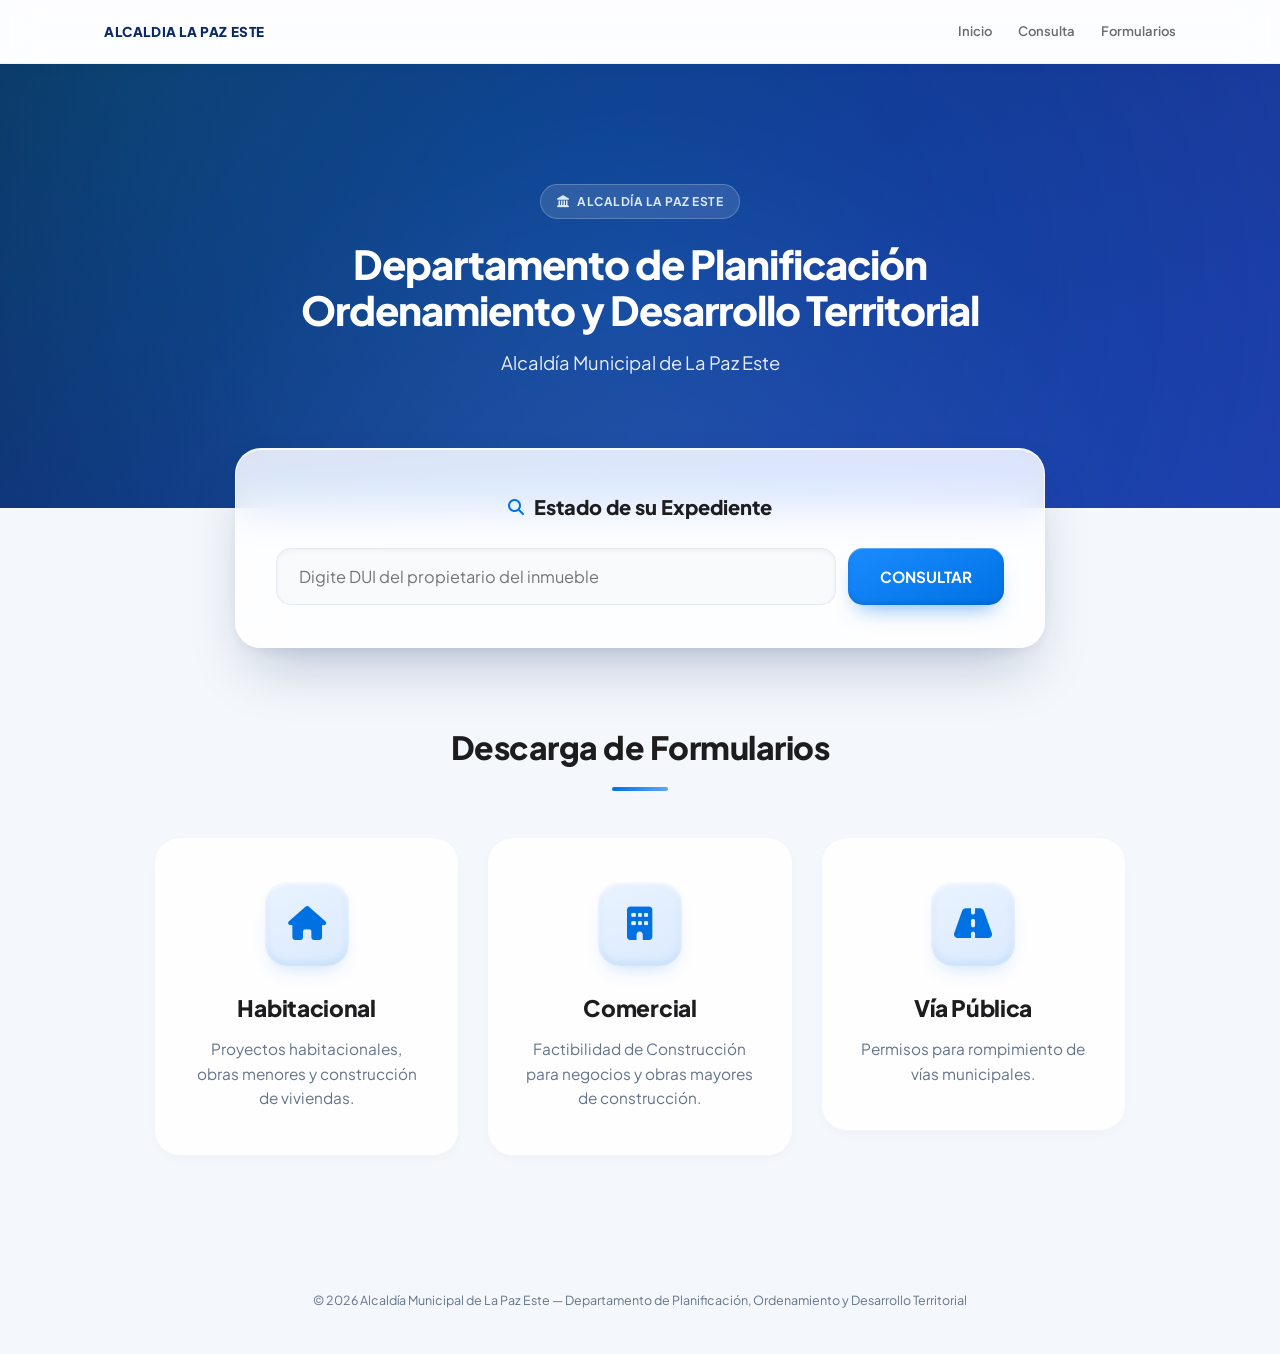
<file: index.html>
<!DOCTYPE html>
<html lang="es">
<head>
  <meta charset="UTF-8">
  <meta name="viewport" content="width=device-width, initial-scale=1">
  <title>Portal Ciudadano — Alcaldía La Paz Este</title>
  <link href="https://fonts.googleapis.com/css2?family=Plus+Jakarta+Sans:wght@300;400;500;600;700;800&display=swap" rel="stylesheet">
  <link rel="stylesheet" href="https://cdnjs.cloudflare.com/ajax/libs/font-awesome/6.4.0/css/all.min.css">
  <link rel="stylesheet" href="styles.css">
</head>
<body>

<div class="top-loader" id="top-loader"><div class="top-loader-bar"></div></div>

<nav>
  <div class="nav-content">
    <div class="logo-text">ALCALDIA LA PAZ ESTE</div>
    <div class="nav-links">
      <a onclick="window.scrollTo({top: 0, behavior: 'smooth'})">Inicio</a>
      <a onclick="document.getElementById('consulta').scrollIntoView({behavior:'smooth'})">Consulta</a>
      <a onclick="document.getElementById('tramites').scrollIntoView({behavior:'smooth'})">Formularios</a>
     
    </div>
  </div>
</nav>

<section class="hero" id="inicio">
  <div class="hero-content">
    <span class="hero-badge"><i class="fas fa-landmark"></i> Alcaldía La Paz Este</span>
    <h2>Departamento de Planificación Ordenamiento y Desarrollo Territorial</h2>
    <p>Alcaldía Municipal de La Paz Este</p>
  </div>
</section>

<div class="search-section" id="consulta">
  <div class="search-card">
    <h3 style="text-align: center; font-size: 1.25rem; font-weight: 800;"><i class="fas fa-magnifying-glass" style="color:var(--accent); font-size:1rem;"></i> Estado de su Expediente</h3>
    <div id="criterio-wrap" style="display:none; margin-bottom:12px;">
      <label style="font-size:.8rem; color:var(--text-muted, #6b7280); font-weight:600; display:block; margin-bottom:6px;">Buscar por:</label>
      <select id="criterioBusqueda" style="width:100%; padding:12px; border-radius:12px; border:1.5px solid #e2e8f0; font-size:.9rem; background:#fff;"></select>
    </div>
    <div class="search-group">
      <input type="text" id="expId" placeholder="Digite DUI del propietario del inmueble">
      <button class="btn-search" onclick="consultar()">CONSULTAR</button>
    </div>
    <div id="res-box"></div>
  </div>
</div>

<div class="search-section" id="calculadora-section" style="display:none;">
  <div class="search-card">
    <h3 style="text-align: center; font-size: 1.25rem; font-weight: 800;"><i class="fas fa-calculator" style="color:var(--accent); font-size:1rem;"></i> Calculadora de Estimado</h3>
    <p style="text-align:center; color:var(--text-muted, #6b7280); font-size:.85rem; margin-top:-8px;">Una idea aproximada de cuánto pagaría por su trámite.</p>

    <div id="calc-filas"></div>
    <button type="button" onclick="_calcAgregarFila()" style="background:none; border:1.5px dashed var(--accent); color:var(--accent); border-radius:12px; padding:10px; width:100%; font-weight:700; cursor:pointer; margin-top:8px;">+ Agregar otro concepto</button>

    <div style="display:flex; gap:8px; margin-top:18px;">
      <div style="flex:1; min-width:0;">
        <label style="font-size:.76rem; color:var(--text-muted, #6b7280); font-weight:600; display:block; margin-bottom:5px;">Zona</label>
        <select id="calc-zona" class="calc-campo">
          <option value="">Seleccione...</option>
          <option value="URBANA">Urbana</option>
          <option value="RURAL">Rural</option>
          <option value="N/A">No aplica</option>
        </select>
      </div>
      <div style="flex:1; min-width:0;">
        <label style="font-size:.76rem; color:var(--text-muted, #6b7280); font-weight:600; display:block; margin-bottom:5px;">Persona</label>
        <select id="calc-tipoPersona" class="calc-campo">
          <option value="NATURAL" selected>Natural</option>
          <option value="JURIDICA">Jurídica</option>
          <option value="N/A">No aplica</option>
        </select>
      </div>
    </div>
    <div style="margin-top:12px;">
      <label style="font-size:.76rem; color:var(--text-muted, #6b7280); font-weight:600; display:block; margin-bottom:5px;">Monto del presupuesto ($)</label>
      <input type="number" min="0" step="any" id="calc-monto" placeholder="0.00" class="calc-campo" style="width:100%;">
    </div>

    <button class="btn-search" style="width:100%; margin-top:16px; justify-content:center;" onclick="_calcCalcular()">CALCULAR ESTIMADO</button>

    <div id="calc-resultado" style="display:none; margin-top:20px;"></div>

    <div style="margin-top:18px; padding:14px; background:#fef9c3; border-radius:12px; display:flex; gap:10px; align-items:flex-start;">
      <i class="fas fa-triangle-exclamation" style="color:#a16207; margin-top:2px;"></i>
      <p style="font-size:.8rem; color:#a16207; line-height:1.5; margin:0;"><strong>Esto es solo un estimado.</strong> El monto real se calcula hasta que se presenta la documentación completa del trámite, y puede variar según la revisión técnica.</p>
    </div>
  </div>
</div>

<div class="section-container" id="tramites">
  <div class="section-title">
    <h3>Descarga de Formularios</h3>
    <div class="divider"></div>
  </div>

  <div class="folder-grid">
    <div class="folder-card" onclick="openFolder('habitacional')">
      <div class="folder-icon-main"><i class="fas fa-home"></i></div>
      <h4>Habitacional</h4>
      <p>Proyectos habitacionales, obras menores y construcción de viviendas.</p>
    </div>

    <div class="folder-card" onclick="openFolder('comercial')">
      <div class="folder-icon-main"><i class="fas fa-building"></i></div>
      <h4>Comercial</h4>
      <p>Factibilidad de Construcción para negocios y obras mayores de construcción.</p>
    </div>

    <a href="https://drive.google.com/uc?export=download&id=1csumbIDoq47iIernN1nEFVQwGYc3gjHV" target="_blank" style="text-decoration: none;">
      <div class="folder-card">
        <div class="folder-icon-main"><i class="fas fa-road"></i></div>
        <h4 style="color: var(--primary);">Vía Pública</h4>
        <p>Permisos para rompimiento de vías municipales.</p>
      </div>
    </a>
  </div>
</div>

<footer>© <span id="anio-footer"></span> Alcaldía Municipal de La Paz Este — Departamento de Planificación, Ordenamiento y Desarrollo Territorial</footer>

<div class="modal-overlay" id="modal-habitacional" onclick="closeFolder(event)">
  <div class="modal-content">
    <button type="button" class="modal-close" onclick="document.getElementById('modal-habitacional').classList.remove('active')">
      <svg width="16" height="16" viewBox="0 0 24 24" fill="none" stroke="currentColor" stroke-width="2.5" stroke-linecap="round"><line x1="18" y1="6" x2="6" y2="18"></line><line x1="6" y1="6" x2="18" y2="18"></line></svg>
    </button>
    <h4 style="margin-bottom: 8px; font-size: 1.5rem;">Trámites Habitacionales</h4>
    <p style="color:var(--text-muted); font-size: 0.95rem; margin-bottom: 22px;">Seleccione el formulario adecuado:</p>
    <a href="https://drive.google.com/uc?export=download&id=1Fzm1oy9GY7SryM-g1gGGRpaxwUGTgwrC" target="_blank" class="dl-item">
      <i class="fas fa-file-pdf"></i>
      <div><span>Obra Menor</span><small>Proyectos hasta 125 m².</small></div>
    </a>
    <a href="https://drive.google.com/uc?export=download&id=1et0m85PU-oY4r5fD5tPlBu3runZ3P_qt" target="_blank" class="dl-item">
      <i class="fas fa-file-pdf"></i>
      <div><span>Obra Mayor</span><small>Proyectos mayores a 125 m².</small></div>
    </a>
  </div>
</div>

<div class="modal-overlay" id="modal-comercial" onclick="closeFolder(event)">
  <div class="modal-content">
    <button type="button" class="modal-close" onclick="document.getElementById('modal-comercial').classList.remove('active')">
      <svg width="16" height="16" viewBox="0 0 24 24" fill="none" stroke="currentColor" stroke-width="2.5" stroke-linecap="round"><line x1="18" y1="6" x2="6" y2="18"></line><line x1="6" y1="6" x2="18" y2="18"></line></svg>
    </button>
    <h4 style="margin-bottom: 8px; font-size: 1.5rem;">Trámites Comerciales</h4>
    <p style="color:var(--text-muted); font-size: 0.95rem; margin-bottom: 22px;">Documentos para negocios:</p>
    <a href="https://drive.google.com/uc?export=download&id=1s3sobX7qcgeybkl1eqBleQdCbvAu9h91" target="_blank" class="dl-item">
      <i class="fas fa-file-signature"></i>
      <div><span>Factibilidad de Construcción</span><small>Formulario para factibilidades de construcción.</small></div>
    </a>
    <a href="https://drive.google.com/uc?export=download&id=1et0m85PU-oY4r5fD5tPlBu3runZ3P_qt" target="_blank" class="dl-item">
      <i class="fas fa-file-pdf"></i>
      <div><span>Construcción Comercial</span><small>Formulario de Obra Mayor.</small></div>
    </a>
  </div>
</div>

<script src="script.js"></script>
</body>
</html>
</file>
<file: styles.css>
/* ============================================================
   Portal Ciudadano — hoja de estilos
   Extraída tal cual del Inicio.html que corre dentro de Apps Script,
   así que se ve exactamente igual.
   ============================================================ */

:root {
      --bg-body: #f4f7fb;
      --primary: #1d1d1f;
      --accent: #0071e3;
      --navy: #0a2a66;
      --text-muted: #64748b;
      --glass-white: rgba(255, 255, 255, 0.78);
      --ease: cubic-bezier(.22,.61,.36,1);
    }

    * { box-sizing: border-box; margin: 0; padding: 0; -webkit-font-smoothing: antialiased; }
    html { scroll-behavior: smooth; }
    body { font-family: 'Plus Jakarta Sans', sans-serif; background-color: var(--bg-body); color: var(--primary); line-height: 1.6; }

    ::-webkit-scrollbar { width: 10px; height: 10px; }
    ::-webkit-scrollbar-track { background: transparent; }
    ::-webkit-scrollbar-thumb { background: rgba(10,42,102,.22); border-radius: 20px; border: 2px solid transparent; background-clip: padding-box; }
    ::-webkit-scrollbar-thumb:hover { background: rgba(10,42,102,.38); background-clip: padding-box; }
    * { scrollbar-width: thin; scrollbar-color: rgba(10,42,102,.28) transparent; }

    /* Barra de progreso superior (transición entre vistas) */
    .top-loader { position: fixed; top: 0; left: 0; width: 100%; height: 3px; z-index: 3000; pointer-events: none; }
    .top-loader-bar { height: 100%; width: 0%; background: linear-gradient(90deg, var(--accent), var(--navy), var(--accent)); background-size: 200% 100%; box-shadow: 0 0 12px rgba(0,113,227,.6); }
    .top-loader.active .top-loader-bar { animation: topLoaderShine 1.1s linear infinite; width: 75%; transition: width .3s ease; }
    @keyframes topLoaderShine { 0% { background-position: 0% 0; } 100% { background-position: -200% 0; } }

    /* Navegación Estilo Apple — cristal */
    nav {
      position: sticky; top: 0; width: 100%; height: 64px;
      background: var(--glass-white); backdrop-filter: blur(22px) saturate(180%); -webkit-backdrop-filter: blur(22px) saturate(180%);
      z-index: 1000; display: flex; align-items: center; border-bottom: 1px solid rgba(15,23,42,0.06);
      box-shadow: 0 2px 20px -8px rgba(15,23,42,.06);
    }
    .nav-content { width: 100%; max-width: 1200px; margin: 0 auto; display: flex; justify-content: space-between; padding: 0 5%; align-items: center; gap: 16px; }
    .logo-text { font-weight: 800; color: var(--navy); font-size: 13.5px; letter-spacing: 0.6px; white-space: nowrap; overflow: hidden; text-overflow: ellipsis; }

    .nav-links { display: flex; gap: 26px; align-items: center; flex-shrink: 0; }
    .nav-links a { font-size: 13px; color: var(--primary); text-decoration: none; font-weight: 600; cursor: pointer; opacity: 0.65; transition: opacity .25s var(--ease), color .25s var(--ease); position: relative; }
    .nav-links a:not(.btn-intern)::after {
      content: ''; position: absolute; left: 0; right: 0; bottom: -6px; height: 2px; background: var(--accent);
      transform: scaleX(0); transform-origin: center; transition: transform .25s var(--ease);
    }
    .nav-links a:hover { opacity: 1; color: var(--accent); }
    .nav-links a:not(.btn-intern):hover::after { transform: scaleX(1); }
    .btn-intern {
      background: linear-gradient(155deg, #2c2c2e, var(--primary));
      color: white !important; padding: 9px 18px; border-radius: 11px; font-size: 12.5px; border: none; cursor: pointer;
      transition: all .22s var(--ease); box-shadow: 0 8px 18px -8px rgba(0,0,0,.4), inset 0 1px 0 rgba(255,255,255,.15);
    }
    .btn-intern:hover { transform: translateY(-1.5px); box-shadow: 0 12px 22px -8px rgba(0,0,0,.45), inset 0 1px 0 rgba(255,255,255,.15); }
    .btn-intern:active { transform: translateY(0) scale(.97); }

    /* Hero Section con malla animada */
    .hero {
      background: linear-gradient(135deg, #0a2a66 0%, #1e40af 100%);
      padding: 120px 5% 130px; text-align: center; position: relative; overflow: hidden; color: white;
    }
    .hero::before {
      content: ""; position: absolute; top: -50%; left: -50%; width: 200%; height: 200%;
      background: radial-gradient(circle at center, rgba(0, 113, 227, 0.25) 0%, transparent 50%),
                  radial-gradient(circle at 30% 20%, rgba(16, 185, 129, 0.15) 0%, transparent 40%);
      animation: rotateMesh 25s linear infinite; z-index: 1;
    }
    .hero::after {
      content: ''; position: absolute; inset: 0;
      background: radial-gradient(circle at 50% 120%, rgba(255,255,255,.08), transparent 60%);
      z-index: 1;
    }
    @keyframes rotateMesh { from { transform: rotate(0deg); } to { transform: rotate(360deg); } }

    .hero-content { position: relative; z-index: 2; max-width: 850px; margin: 0 auto; animation: heroIn .7s var(--ease); }
    @keyframes heroIn { from { opacity: 0; transform: translateY(16px); } to { opacity: 1; transform: none; } }
    .hero-badge {
      display: inline-flex; align-items: center; gap: 8px; background: rgba(255,255,255,.12);
      border: 1px solid rgba(255,255,255,.22); backdrop-filter: blur(10px);
      padding: 7px 16px; border-radius: 30px; font-size: 12px; font-weight: 700; letter-spacing: .04em;
      text-transform: uppercase; margin-bottom: 22px; color: #dbeafe;
    }
    .hero h2 { font-size: 2.5rem; font-weight: 800; line-height: 1.15; letter-spacing: -1px; margin-bottom: 15px; }
    .hero p { font-size: 1.15rem; opacity: 0.9; font-weight: 400; max-width: 600px; margin: 0 auto; }

    /* Sección de Búsqueda — tarjeta de cristal grueso, clay */
    .search-section { max-width: 850px; margin: -60px auto 74px; padding: 0 20px; position: relative; z-index: 10; }
    .search-card {
      background: rgba(255,255,255,0.86); backdrop-filter: blur(22px) saturate(180%); -webkit-backdrop-filter: blur(22px) saturate(180%);
      padding: 42px 40px; border-radius: 26px;
      box-shadow: 0 30px 60px -18px rgba(10,42,102,.28), 0 8px 20px -10px rgba(10,42,102,.12), inset 0 1px 0 rgba(255,255,255,.9);
      border: 1px solid rgba(255,255,255,0.7);
      animation: cardRise .6s var(--ease) .15s backwards;
    }
    @keyframes cardRise { from { opacity: 0; transform: translateY(24px); } to { opacity: 1; transform: none; } }
    .search-card h3 { display: flex; align-items: center; justify-content: center; gap: 10px; }
    .search-group { display: flex; gap: 12px; margin-top: 25px; }
    input {
      flex: 1; padding: 17px 22px; border-radius: 15px; border: 1.5px solid rgba(226,232,240,.9);
      background: rgba(248,250,252,0.9); font-size: 1.02rem; font-family: inherit; outline: none;
      transition: all .22s var(--ease); box-shadow: inset 0 2px 5px rgba(15,23,42,.04);
    }
    input:focus { border-color: var(--accent); background: #fff; box-shadow: inset 0 1px 3px rgba(15,23,42,.03), 0 0 0 4px rgba(0,113,227,0.12); }
    .btn-search {
      background: linear-gradient(155deg, #1a8cff, var(--accent)); color: white; border: none; padding: 0 32px;
      border-radius: 15px; font-weight: 700; cursor: pointer; transition: all .2s var(--ease); font-family: inherit; font-size: .95rem;
      box-shadow: 0 12px 22px -10px rgba(0,113,227,.55), inset 0 1px 0 rgba(255,255,255,.3), inset 0 -2px 5px rgba(0,50,120,.2);
      display: flex; align-items: center; gap: 8px;
    }
    .btn-search:hover { transform: translateY(-1.5px); filter: brightness(1.04); }
    .btn-search:active { transform: translateY(0) scale(.97); }

    /* Resultados de Búsqueda */
    #res-box {
      margin-top: 28px; padding: 28px; border-radius: 20px; background: rgba(248,250,252,.9);
      border: 1px solid rgba(226,232,240,.8); display: none; animation: fadeIn 0.4s var(--ease);
      box-shadow: inset 0 1px 3px rgba(15,23,42,.04);
    }
    @keyframes fadeIn { from { opacity: 0; transform: translateY(10px); } to { opacity: 1; transform: translateY(0); } }

    /* Grid de Trámites */
    .section-container { max-width: 1100px; margin: 0 auto 100px; padding: 0 5%; }
    .section-title { text-align: center; margin-bottom: 46px; }
    .section-title h3 { font-size: 2rem; font-weight: 800; color: var(--primary); letter-spacing: -.5px; }
    .divider { width: 56px; height: 4px; background: linear-gradient(90deg, var(--accent), #60a5fa); margin: 14px auto; border-radius: 10px; }

    .folder-grid { display: grid; grid-template-columns: repeat(auto-fit, minmax(300px, 1fr)); gap: 28px; }
    .folder-card {
      background: rgba(255,255,255,0.85); backdrop-filter: blur(14px); -webkit-backdrop-filter: blur(14px);
      padding: 44px 30px; border-radius: 26px; text-align: center;
      border: 1px solid rgba(241,245,249,.9); cursor: pointer; position: relative; overflow: hidden;
      transition: transform .4s var(--ease), box-shadow .4s var(--ease), border-color .4s var(--ease);
      box-shadow: 0 4px 16px -8px rgba(15,23,42,.08);
    }
    .folder-card::before {
      content: ''; position: absolute; inset: 0; opacity: 0;
      background: radial-gradient(circle at 50% 0%, rgba(0,113,227,.08), transparent 65%);
      transition: opacity .4s ease;
    }
    .folder-card:hover { transform: translateY(-10px); box-shadow: 0 28px 50px -16px rgba(10,42,102,.18); border-color: rgba(0,113,227,.35); }
    .folder-card:hover::before { opacity: 1; }
    .folder-card:active { transform: translateY(-6px) scale(.99); }

    .folder-icon-main {
      width: 84px; height: 84px; border-radius: 22px;
      display: flex; align-items: center; justify-content: center;
      margin: 0 auto 24px; font-size: 34px; color: var(--accent);
      background: linear-gradient(155deg, #eaf3ff, #dbeafe);
      box-shadow: inset 0 2px 4px rgba(255,255,255,.9), inset 0 -3px 8px rgba(0,113,227,.12), 0 10px 20px -10px rgba(0,113,227,.25);
      position: relative; z-index: 1;
      transition: transform .4s var(--ease);
    }
    .folder-card:hover .folder-icon-main { transform: scale(1.08) rotate(-4deg); }
    .folder-card h4 { font-size: 1.42rem; margin-bottom: 11px; font-weight: 800; position: relative; z-index: 1; letter-spacing: -.3px; }
    .folder-card p { font-size: .96rem; color: var(--text-muted); padding: 0 6px; position: relative; z-index: 1; }

    /* Modales de Descarga */
    .modal-overlay {
      position: fixed; top: 0; left: 0; width: 100%; height: 100%;
      background: rgba(10,20,40,0.45); backdrop-filter: blur(10px); -webkit-backdrop-filter: blur(10px);
      display: none; align-items: center; justify-content: center; z-index: 2000; padding: 20px;
    }
    .modal-overlay.active { display: flex; }
    .modal-content {
      background: rgba(255,255,255,0.95); backdrop-filter: blur(24px); padding: 36px; border-radius: 26px;
      width: 90%; max-width: 480px; box-shadow: 0 40px 80px rgba(0,0,0,0.25), inset 0 1px 0 rgba(255,255,255,.9);
      animation: popUp 0.4s var(--ease); border: 1px solid rgba(255,255,255,.6);
      max-height: 86vh; overflow-y: auto;
    }
    @keyframes popUp { from { transform: scale(0.9) translateY(10px); opacity: 0; } to { transform: scale(1) translateY(0); opacity: 1; } }

    .dl-item {
      display: flex; align-items: center; gap: 18px; padding: 20px;
      background: rgba(248,250,252,.9); border-radius: 18px; text-decoration: none; color: var(--primary);
      margin-top: 14px; border: 1px solid transparent; transition: all .25s var(--ease);
      box-shadow: 0 2px 8px -4px rgba(15,23,42,.05);
    }
    .dl-item:hover { border-color: var(--accent); background: #fff; transform: translateX(8px); box-shadow: 0 10px 22px -10px rgba(0,113,227,.3); }
    .dl-item:active { transform: translateX(8px) scale(.98); }
    .dl-item i { font-size: 25px; color: var(--accent); flex-shrink: 0; }
    .dl-item span { font-weight: 700; display: block; font-size: 15.5px; }
    .dl-item small { color: var(--text-muted); font-size: 12.5px; display: block; margin-top: 3px; }

    .modal-close {
      position: absolute; top: 18px; right: 18px; width: 34px; height: 34px; border-radius: 50%;
      background: #f1f5f9; border: none; color: var(--text-muted); cursor: pointer;
      display: flex; align-items: center; justify-content: center; transition: all .2s var(--ease);
    }
    .modal-close:hover { background: #e2e8f0; color: var(--primary); transform: rotate(90deg); }
    .modal-content { position: relative; }

    footer { text-align: center; padding: 34px 20px 44px; color: var(--text-muted); font-size: 12.5px; }

    /* Responsive */
    @media (max-width: 768px) {
      .hero { padding: 90px 6% 110px; }
      .hero h2 { font-size: 1.8rem; }
      .nav-links a:not(.btn-intern) { display: none; }
      .search-section { margin-top: -48px; }
      .search-group { flex-direction: column; }
      .btn-search { padding: 16px; justify-content: center; }
      .folder-card { padding: 36px 24px; }
    }
  /* ===== Calculadora de estimado =====
     min-width:0 es el arreglo real: sin esto, un <select>/<input> dentro de un flex row NO
     respeta su flex-basis y crece hasta el ancho de su propio contenido (el nombre largo de un
     concepto, por ejemplo) — eso es lo que hacía que la fila se saliera de la pantalla en
     móvil. flex-basis explícito (no flex-grow) para que la animación al enfocar sea suave en
     todos los navegadores. */
  .calc-fila { display:flex; gap:8px; margin-top:12px; align-items:center; }
  .calc-select, .calc-input {
    min-width: 0;
    padding: 12px; border-radius: 12px; border: 1.5px solid #e2e8f0; font-size: .88rem; background:#fff;
    flex-shrink: 1; flex-grow: 0;
    transition: flex-basis .38s cubic-bezier(.22,.61,.36,1), border-color .2s ease;
  }
  .calc-select { flex-basis: 58%; }
  .calc-input { flex-basis: 30%; }
  .calc-select:focus { flex-basis: 74%; border-color: var(--accent); outline:none; }
  .calc-input:focus { flex-basis: 46%; border-color: var(--accent); outline:none; }
  .calc-campo { min-width:0; flex:1; padding:12px; border-radius:12px; border:1.5px solid #e2e8f0; font-size:.88rem; background:#fff; transition:border-color .2s ease; }
  .calc-campo:focus { border-color: var(--accent); outline:none; }
  @media (max-width: 480px) {
    .calc-select { flex-basis: 52%; }
    .calc-input { flex-basis: 26%; }
    .calc-select:focus { flex-basis: 68%; }
    .calc-input:focus { flex-basis: 40%; }
  }
</file>
